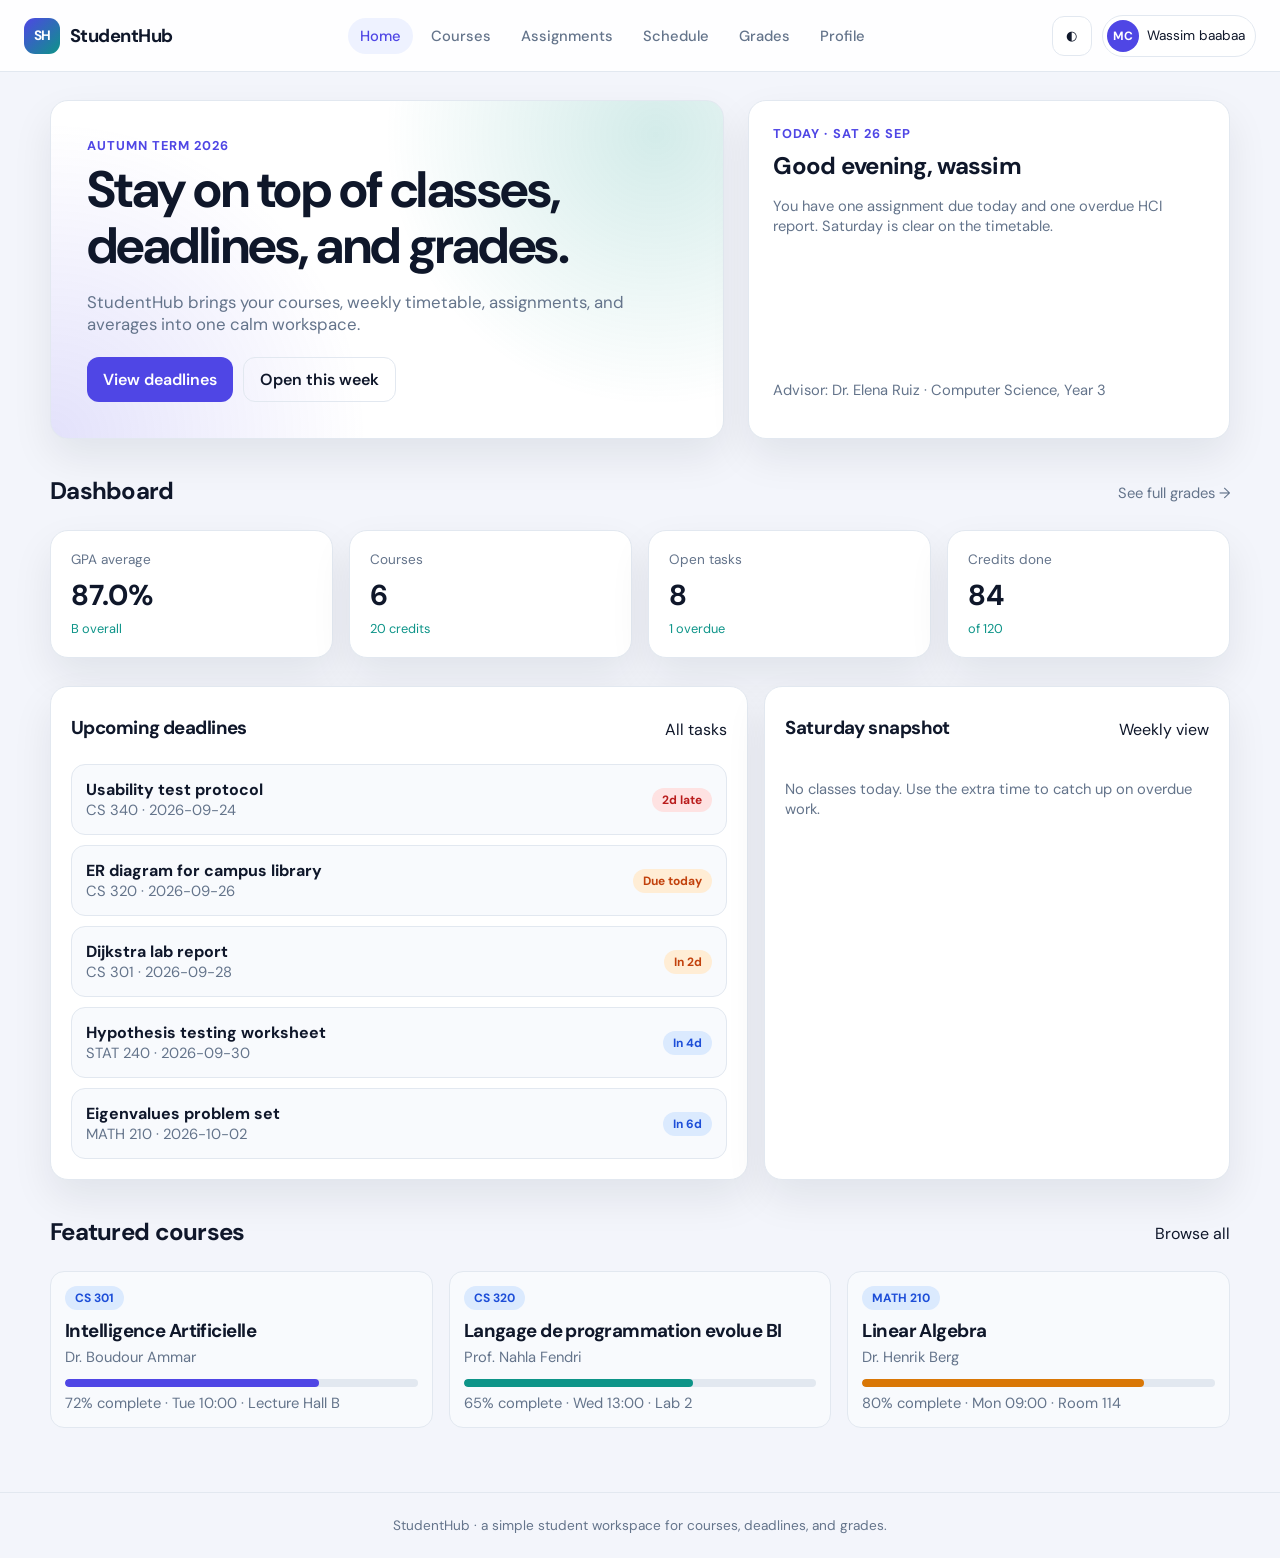
<file: index.html>
<!DOCTYPE html>
<html lang="en">
<head>
  <meta charset="UTF-8" />
  <meta name="viewport" content="width=device-width, initial-scale=1" />
  <title>StudentHub · Home</title>
  <link rel="preconnect" href="https://fonts.googleapis.com" />
  <link rel="preconnect" href="https://fonts.gstatic.com" crossorigin />
  <link href="https://fonts.googleapis.com/css2?family=DM+Sans:wght@400;500;700&display=swap" rel="stylesheet" />
  <link rel="stylesheet" href="css/style.css" />
</head>
<body>
  <header class="nav">
    <a class="brand" href="index.html"><span class="brand-mark">SH</span> StudentHub</a>
    <ul class="nav-links">
      <li><a href="index.html">Home</a></li>
      <li><a href="courses.html">Courses</a></li>
      <li><a href="assignments.html">Assignments</a></li>
      <li><a href="schedule.html">Schedule</a></li>
      <li><a href="grades.html">Grades</a></li>
      <li><a href="profile.html">Profile</a></li>
    </ul>
    <div class="nav-actions">
      <button class="icon-btn" id="theme-toggle" type="button" aria-label="Toggle theme">◐</button>
      <a class="avatar-chip" href="profile.html"><span class="avatar">MC</span><span>Wassim baabaa</span></a>
      <button class="menu-btn" type="button" aria-label="Open menu">☰</button>
    </div>
  </header>

  <main class="page">
    <section class="hero">
      <div class="hero-copy">
        <div class="kicker">Autumn term 2026</div>
        <h1>Stay on top of classes, deadlines, and grades.</h1>
        <p class="lead">StudentHub brings your courses, weekly timetable, assignments, and averages into one calm workspace.</p>
        <div class="btn-row">
          <a class="btn btn-primary" href="assignments.html">View deadlines</a>
          <a class="btn btn-ghost" href="schedule.html">Open this week</a>
        </div>
      </div>
      <aside class="card hero-card">
        <div>
          <div class="kicker">Today · Sat 26 Sep</div>
          <h2>Good evening, wassim</h2>
          <p class="meta">You have one assignment due today and one overdue HCI report. Saturday is clear on the timetable.</p>
        </div>
        <p class="meta">Advisor: Dr. Elena Ruiz · Computer Science, Year 3</p>
      </aside>
    </section>

    <section>
      <div class="panel-head">
        <h2>Dashboard</h2>
        <a class="meta" href="grades.html">See full grades →</a>
      </div>
      <div class="stat-grid" id="dashboard-stats"></div>
    </section>

    <section class="split">
      <div class="panel">
        <div class="panel-head">
          <h3>Upcoming deadlines</h3>
          <a href="assignments.html">All tasks</a>
        </div>
        <div class="list" id="upcoming-list"></div>
      </div>
      <div class="panel">
        <div class="panel-head">
          <h3>Saturday snapshot</h3>
          <a href="schedule.html">Weekly view</a>
        </div>
        <div class="list" id="today-schedule"></div>
      </div>
    </section>

    <section>
      <div class="panel-head">
        <h2>Featured courses</h2>
        <a href="courses.html">Browse all</a>
      </div>
      <div class="course-grid" id="featured-courses"></div>
    </section>
  </main>

  <footer class="footer">StudentHub · a simple student workspace for courses, deadlines, and grades.</footer>
  <script src="js/data.js"></script>
  <script src="js/app.js"></script>
</body>
</html>
</file>
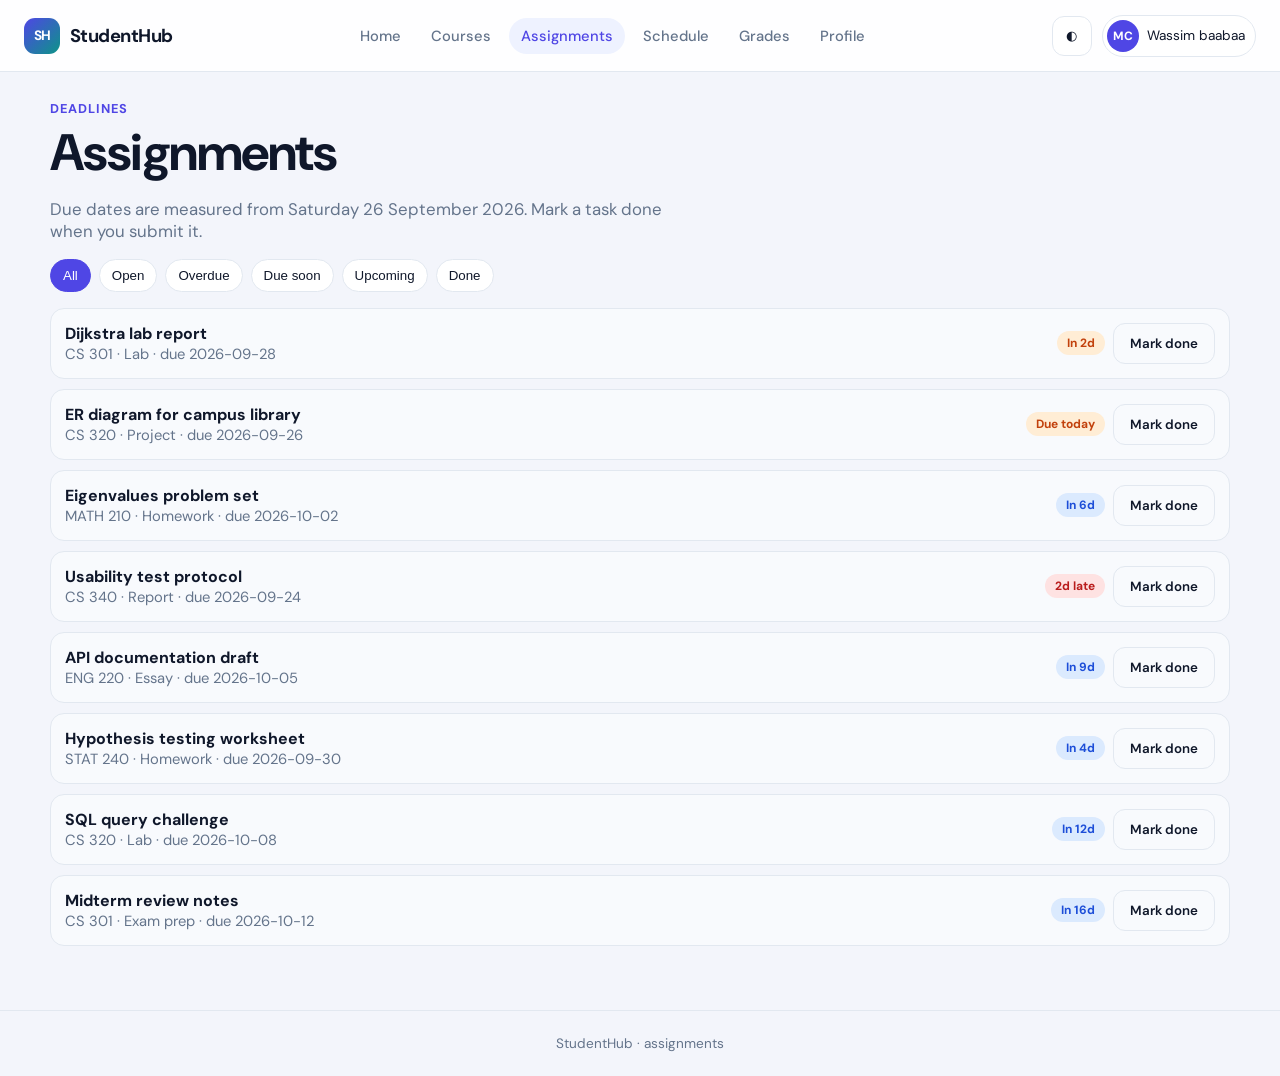
<file: assignments.html>
<!DOCTYPE html>
<html lang="en">
<head>
  <meta charset="UTF-8" />
  <meta name="viewport" content="width=device-width, initial-scale=1" />
  <title>StudentHub · Assignments</title>
  <link rel="preconnect" href="https://fonts.googleapis.com" />
  <link rel="preconnect" href="https://fonts.gstatic.com" crossorigin />
  <link href="https://fonts.googleapis.com/css2?family=DM+Sans:wght@400;500;700&display=swap" rel="stylesheet" />
  <link rel="stylesheet" href="css/style.css" />
</head>
<body>
  <header class="nav">
    <a class="brand" href="index.html"><span class="brand-mark">SH</span> StudentHub</a>
    <ul class="nav-links">
      <li><a href="index.html">Home</a></li>
      <li><a href="courses.html">Courses</a></li>
      <li><a href="assignments.html">Assignments</a></li>
      <li><a href="schedule.html">Schedule</a></li>
      <li><a href="grades.html">Grades</a></li>
      <li><a href="profile.html">Profile</a></li>
    </ul>
    <div class="nav-actions">
      <button class="icon-btn" id="theme-toggle" type="button" aria-label="Toggle theme">◐</button>
      <a class="avatar-chip" href="profile.html"><span class="avatar">MC</span><span>Wassim baabaa</span></a>
      <button class="menu-btn" type="button" aria-label="Open menu">☰</button>
    </div>
  </header>

  <main class="page">
    <div class="kicker">Deadlines</div>
    <h1>Assignments</h1>
    <p class="lead">Due dates are measured from Saturday 26 September 2026. Mark a task done when you submit it.</p>
    <div class="filter-row">
      <button type="button" class="active" data-filter="all">All</button>
      <button type="button" data-filter="open">Open</button>
      <button type="button" data-filter="overdue">Overdue</button>
      <button type="button" data-filter="due-soon">Due soon</button>
      <button type="button" data-filter="upcoming">Upcoming</button>
      <button type="button" data-filter="done">Done</button>
    </div>
    <div class="list" id="assignment-list"></div>
  </main>

  <footer class="footer">StudentHub · assignments</footer>
  <script src="js/data.js"></script>
  <script src="js/app.js"></script>
</body>
</html>
</file>
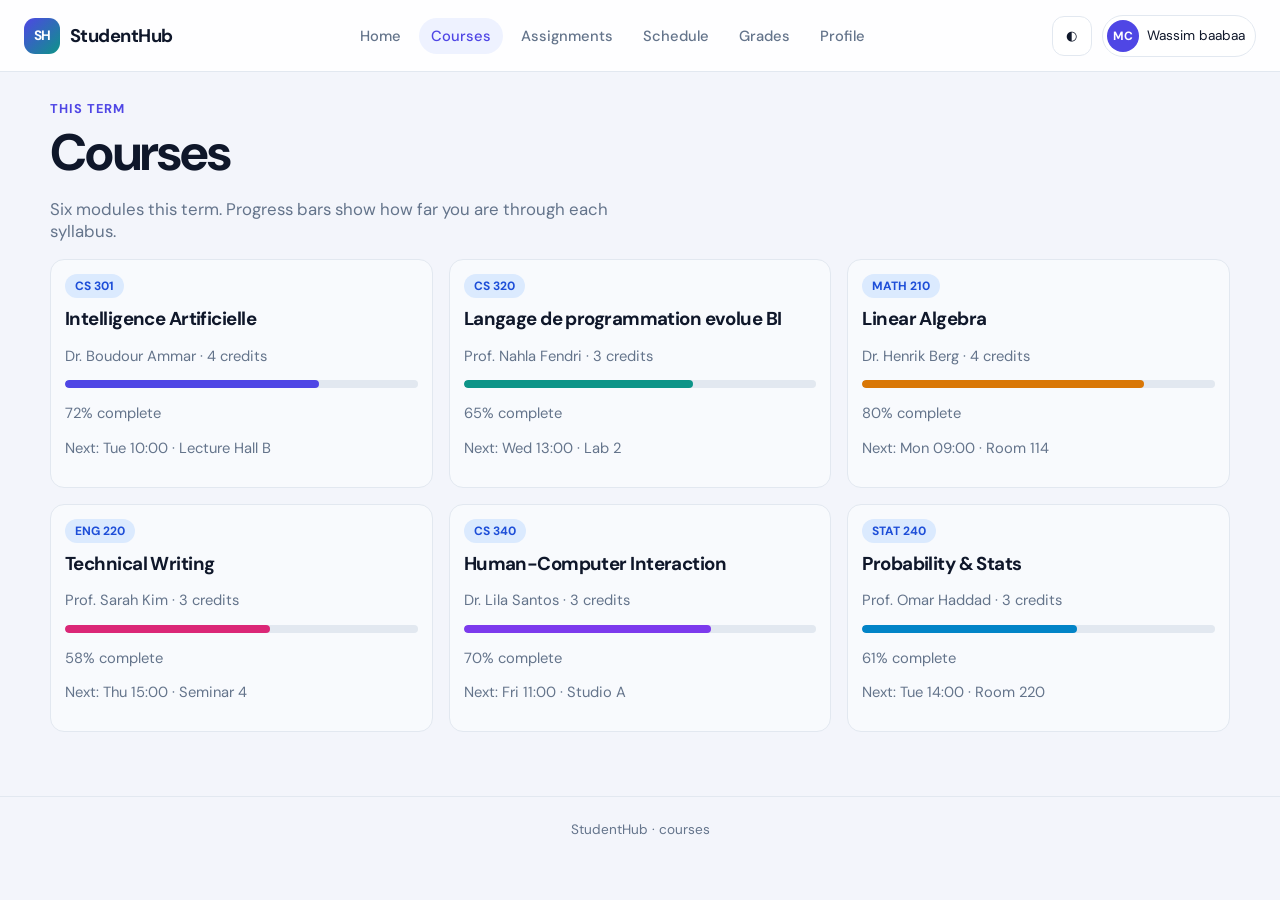
<file: courses.html>
<!DOCTYPE html>
<html lang="en">
<head>
  <meta charset="UTF-8" />
  <meta name="viewport" content="width=device-width, initial-scale=1" />
  <title>StudentHub · Courses</title>
  <link rel="preconnect" href="https://fonts.googleapis.com" />
  <link rel="preconnect" href="https://fonts.gstatic.com" crossorigin />
  <link href="https://fonts.googleapis.com/css2?family=DM+Sans:wght@400;500;700&display=swap" rel="stylesheet" />
  <link rel="stylesheet" href="css/style.css" />
</head>
<body>
  <header class="nav">
    <a class="brand" href="index.html"><span class="brand-mark">SH</span> StudentHub</a>
    <ul class="nav-links">
      <li><a href="index.html">Home</a></li>
      <li><a href="courses.html">Courses</a></li>
      <li><a href="assignments.html">Assignments</a></li>
      <li><a href="schedule.html">Schedule</a></li>
      <li><a href="grades.html">Grades</a></li>
      <li><a href="profile.html">Profile</a></li>
    </ul>
    <div class="nav-actions">
      <button class="icon-btn" id="theme-toggle" type="button" aria-label="Toggle theme">◐</button>
      <a class="avatar-chip" href="profile.html"><span class="avatar">MC</span><span>Wassim baabaa</span></a>
      <button class="menu-btn" type="button" aria-label="Open menu">☰</button>
    </div>
  </header>

  <main class="page">
    <div class="kicker">This term</div>
    <h1>Courses</h1>
    <p class="lead">Six modules this term. Progress bars show how far you are through each syllabus.</p>
    <div class="course-grid" id="course-grid"></div>
  </main>

  <footer class="footer">StudentHub · courses</footer>
  <script src="js/data.js"></script>
  <script src="js/app.js"></script>
</body>
</html>
</file>
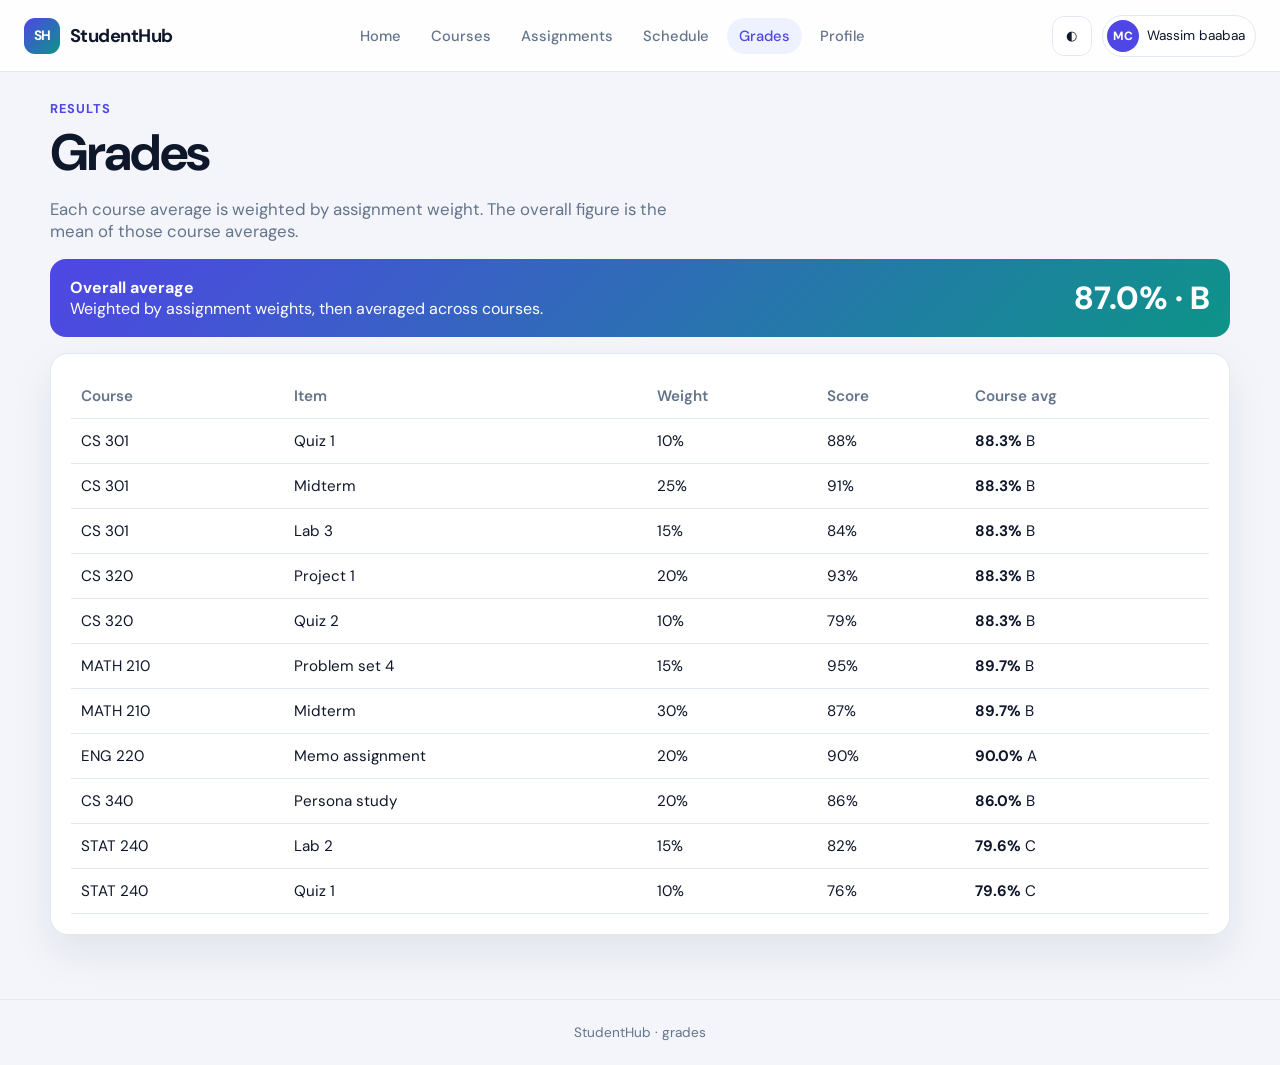
<file: grades.html>
<!DOCTYPE html>
<html lang="en">
<head>
  <meta charset="UTF-8" />
  <meta name="viewport" content="width=device-width, initial-scale=1" />
  <title>StudentHub · Grades</title>
  <link rel="preconnect" href="https://fonts.googleapis.com" />
  <link rel="preconnect" href="https://fonts.gstatic.com" crossorigin />
  <link href="https://fonts.googleapis.com/css2?family=DM+Sans:wght@400;500;700&display=swap" rel="stylesheet" />
  <link rel="stylesheet" href="css/style.css" />
</head>
<body>
  <header class="nav">
    <a class="brand" href="index.html"><span class="brand-mark">SH</span> StudentHub</a>
    <ul class="nav-links">
      <li><a href="index.html">Home</a></li>
      <li><a href="courses.html">Courses</a></li>
      <li><a href="assignments.html">Assignments</a></li>
      <li><a href="schedule.html">Schedule</a></li>
      <li><a href="grades.html">Grades</a></li>
      <li><a href="profile.html">Profile</a></li>
    </ul>
    <div class="nav-actions">
      <button class="icon-btn" id="theme-toggle" type="button" aria-label="Toggle theme">◐</button>
      <a class="avatar-chip" href="profile.html"><span class="avatar">MC</span><span>Wassim baabaa</span></a>
      <button class="menu-btn" type="button" aria-label="Open menu">☰</button>
    </div>
  </header>

  <main class="page">
    <div class="kicker">Results</div>
    <h1>Grades</h1>
    <p class="lead">Each course average is weighted by assignment weight. The overall figure is the mean of those course averages.</p>
    <div class="avg-banner" id="grade-average"></div>
    <div class="panel table-wrap">
      <table id="grades-table"></table>
    </div>
  </main>

  <footer class="footer">StudentHub · grades</footer>
  <script src="js/data.js"></script>
  <script src="js/app.js"></script>
</body>
</html>
</file>
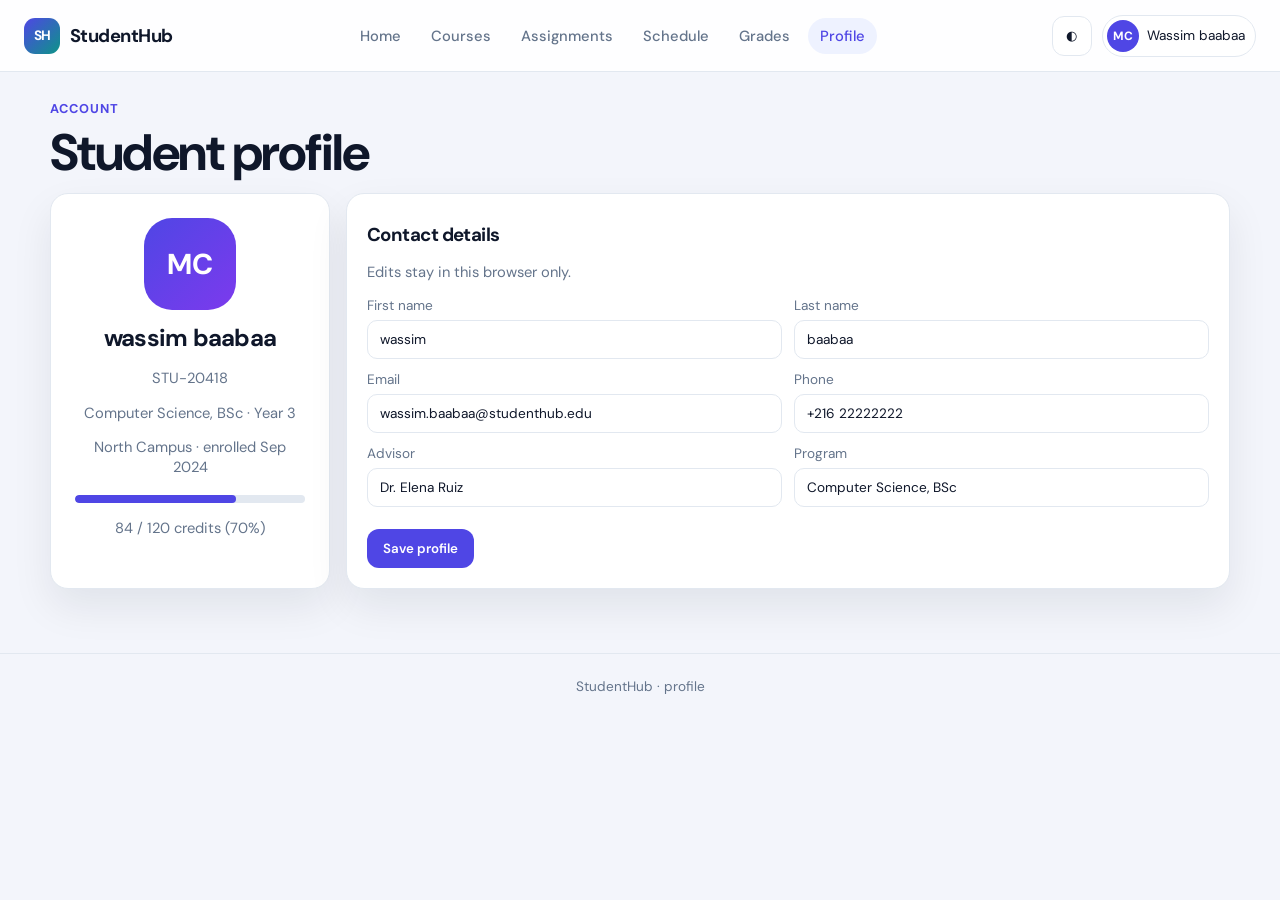
<file: profile.html>
<!DOCTYPE html>
<html lang="en">
<head>
  <meta charset="UTF-8" />
  <meta name="viewport" content="width=device-width, initial-scale=1" />
  <title>StudentHub · Profile</title>
  <link rel="preconnect" href="https://fonts.googleapis.com" />
  <link rel="preconnect" href="https://fonts.gstatic.com" crossorigin />
  <link href="https://fonts.googleapis.com/css2?family=DM+Sans:wght@400;500;700&display=swap" rel="stylesheet" />
  <link rel="stylesheet" href="css/style.css" />
</head>
<body>
  <header class="nav">
    <a class="brand" href="index.html"><span class="brand-mark">SH</span> StudentHub</a>
    <ul class="nav-links">
      <li><a href="index.html">Home</a></li>
      <li><a href="courses.html">Courses</a></li>
      <li><a href="assignments.html">Assignments</a></li>
      <li><a href="schedule.html">Schedule</a></li>
      <li><a href="grades.html">Grades</a></li>
      <li><a href="profile.html">Profile</a></li>
    </ul>
    <div class="nav-actions">
      <button class="icon-btn" id="theme-toggle" type="button" aria-label="Toggle theme">◐</button>
      <a class="avatar-chip" href="profile.html"><span class="avatar">MC</span><span>Wassim baabaa</span></a>
      <button class="menu-btn" type="button" aria-label="Open menu">☰</button>
    </div>
  </header>

  <main class="page">
    <div class="kicker">Account</div>
    <h1>Student profile</h1>
    <div class="profile-grid">
      <aside class="card profile-card">
        <div class="big-avatar">MC</div>
        <h2 id="profile-name">wassim baabaa</h2>
        <p class="meta" id="profile-id">STU-20418</p>
        <p class="meta">Computer Science, BSc · Year 3</p>
        <p class="meta">North Campus · enrolled Sep 2024</p>
        <div class="bar" style="margin-top:18px"><span id="credit-bar" style="width:70%;background:#4f46e5"></span></div>
        <p class="meta" id="credit-text"></p>
      </aside>
      <section class="panel">
        <h3>Contact details</h3>
        <p class="meta">Edits stay in this browser only.</p>
        <form id="profile-form">
          <div class="form-grid">
            <label>First name <input name="firstName" required /></label>
            <label>Last name <input name="lastName" required /></label>
            <label>Email <input name="email" type="email" required /></label>
            <label>Phone <input name="phone" /></label>
            <label>Advisor <input name="advisor" /></label>
            <label>Program <input value="Computer Science, BSc" disabled /></label>
          </div>
          <div class="btn-row">
            <button class="btn btn-primary" type="submit">Save profile</button>
            <p class="meta save-msg"></p>
          </div>
        </form>
      </section>
    </div>
  </main>

  <footer class="footer">StudentHub · profile</footer>
  <script src="js/data.js"></script>
  <script src="js/app.js"></script>
</body>
</html>
</file>
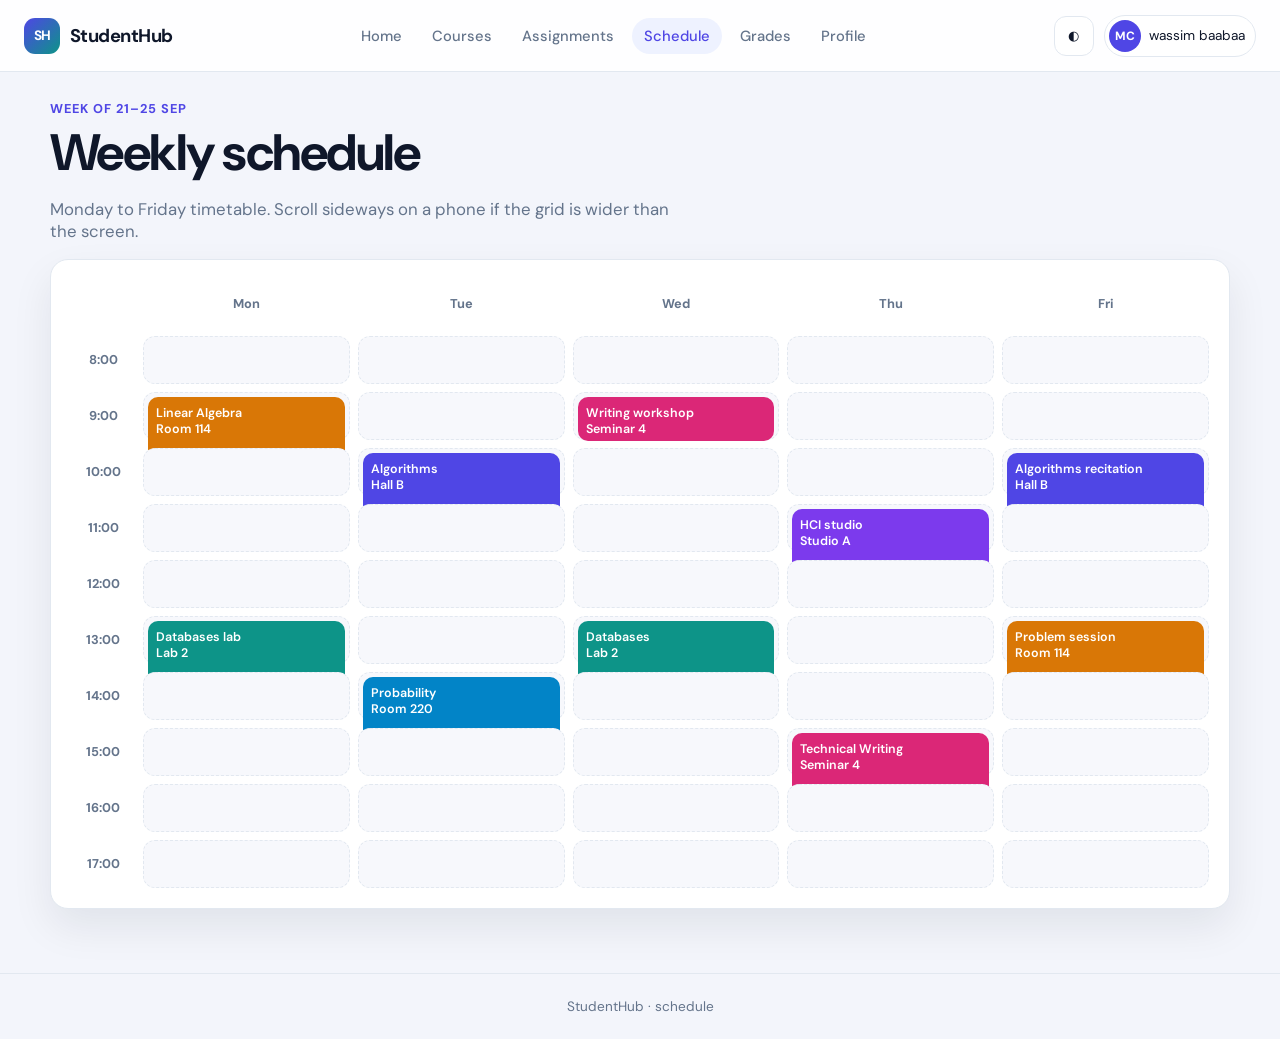
<file: schedule.html>
<!DOCTYPE html>
<html lang="en">
<head>
  <meta charset="UTF-8" />
  <meta name="viewport" content="width=device-width, initial-scale=1" />
  <title>StudentHub · Schedule</title>
  <link rel="preconnect" href="https://fonts.googleapis.com" />
  <link rel="preconnect" href="https://fonts.gstatic.com" crossorigin />
  <link href="https://fonts.googleapis.com/css2?family=DM+Sans:wght@400;500;700&display=swap" rel="stylesheet" />
  <link rel="stylesheet" href="css/style.css" />
</head>
<body>
  <header class="nav">
    <a class="brand" href="index.html"><span class="brand-mark">SH</span> StudentHub</a>
    <ul class="nav-links">
      <li><a href="index.html">Home</a></li>
      <li><a href="courses.html">Courses</a></li>
      <li><a href="assignments.html">Assignments</a></li>
      <li><a href="schedule.html">Schedule</a></li>
      <li><a href="grades.html">Grades</a></li>
      <li><a href="profile.html">Profile</a></li>
    </ul>
    <div class="nav-actions">
      <button class="icon-btn" id="theme-toggle" type="button" aria-label="Toggle theme">◐</button>
      <a class="avatar-chip" href="profile.html"><span class="avatar">MC</span><span>wassim baabaa</span></a>
      <button class="menu-btn" type="button" aria-label="Open menu">☰</button>
    </div>
  </header>

  <main class="page">
    <div class="kicker">Week of 21–25 Sep</div>
    <h1>Weekly schedule</h1>
    <p class="lead">Monday to Friday timetable. Scroll sideways on a phone if the grid is wider than the screen.</p>
    <div class="panel">
      <div class="schedule" id="week-grid"></div>
    </div>
  </main>

  <footer class="footer">StudentHub · schedule</footer>
  <script src="js/data.js"></script>
  <script src="js/app.js"></script>
</body>
</html>
</file>
<file: css/style.css>
:root {
  --bg: #f3f5fb;
  --bg-elevated: #ffffff;
  --text: #0f172a;
  --muted: #64748b;
  --line: #e2e8f0;
  --primary: #4f46e5;
  --primary-soft: #eef2ff;
  --accent: #0d9488;
  --danger: #dc2626;
  --warning: #d97706;
  --success: #059669;
  --shadow: 0 18px 40px rgba(15, 23, 42, 0.08);
  --radius: 18px;
  --nav-h: 72px;
}

[data-theme="dark"] {
  --bg: #0b1220;
  --bg-elevated: #121a2b;
  --text: #f1f5f9;
  --muted: #94a3b8;
  --line: #1e293b;
  --primary-soft: rgba(79, 70, 229, 0.18);
  --shadow: 0 18px 40px rgba(0, 0, 0, 0.28);
}

*,
*::before,
*::after {
  box-sizing: border-box;
}

html {
  scroll-behavior: smooth;
}

body {
  margin: 0;
  font-family: "DM Sans", "Segoe UI", sans-serif;
  background: var(--bg);
  color: var(--text);
  min-height: 100vh;
}

a {
  color: inherit;
  text-decoration: none;
}

img {
  max-width: 100%;
}

.nav {
  position: sticky;
  top: 0;
  z-index: 40;
  height: var(--nav-h);
  display: flex;
  align-items: center;
  justify-content: space-between;
  gap: 16px;
  padding: 0 24px;
  background: color-mix(in srgb, var(--bg-elevated) 88%, transparent);
  backdrop-filter: blur(16px);
  border-bottom: 1px solid var(--line);
}

.brand {
  display: flex;
  align-items: center;
  gap: 10px;
  font-weight: 700;
  letter-spacing: -0.03em;
  font-size: 1.15rem;
}

.brand-mark {
  width: 36px;
  height: 36px;
  border-radius: 11px;
  display: grid;
  place-items: center;
  color: #fff;
  background: linear-gradient(135deg, #4f46e5, #0d9488);
  font-size: 0.85rem;
}

.nav-links {
  display: flex;
  gap: 6px;
  list-style: none;
  margin: 0;
  padding: 0;
}

.nav-links a {
  display: block;
  padding: 8px 12px;
  border-radius: 999px;
  color: var(--muted);
  font-size: 0.92rem;
  font-weight: 500;
}

.nav-links a:hover,
.nav-links a.active {
  background: var(--primary-soft);
  color: var(--primary);
}

.nav-actions {
  display: flex;
  align-items: center;
  gap: 10px;
}

.icon-btn,
.menu-btn {
  border: 1px solid var(--line);
  background: var(--bg-elevated);
  color: var(--text);
  width: 40px;
  height: 40px;
  border-radius: 12px;
  cursor: pointer;
}

.menu-btn {
  display: none;
}

.avatar-chip {
  display: flex;
  align-items: center;
  gap: 8px;
  padding: 4px 10px 4px 4px;
  border-radius: 999px;
  border: 1px solid var(--line);
  background: var(--bg-elevated);
  font-size: 0.85rem;
}

.avatar {
  width: 32px;
  height: 32px;
  border-radius: 50%;
  display: grid;
  place-items: center;
  background: #4f46e5;
  color: #fff;
  font-weight: 700;
  font-size: 0.75rem;
}

.page {
  width: min(1180px, calc(100% - 32px));
  margin: 28px auto 64px;
}

.hero {
  display: grid;
  grid-template-columns: 1.4fr 1fr;
  gap: 24px;
  align-items: stretch;
  margin-bottom: 28px;
}

.hero-copy,
.card,
.panel {
  background: var(--bg-elevated);
  border: 1px solid var(--line);
  border-radius: var(--radius);
  box-shadow: var(--shadow);
}

.hero-copy {
  padding: 36px;
  background:
    radial-gradient(circle at 90% 10%, rgba(13, 148, 136, 0.18), transparent 40%),
    radial-gradient(circle at 0% 100%, rgba(79, 70, 229, 0.16), transparent 42%),
    var(--bg-elevated);
}

.kicker {
  color: var(--primary);
  font-weight: 700;
  font-size: 0.8rem;
  letter-spacing: 0.08em;
  text-transform: uppercase;
}

h1,
h2,
h3 {
  letter-spacing: -0.03em;
  margin: 8px 0 12px;
}

h1 {
  font-size: clamp(2rem, 4vw, 3.2rem);
  line-height: 1.1;
}

.lead {
  color: var(--muted);
  font-size: 1.05rem;
  max-width: 52ch;
}

.btn-row {
  display: flex;
  flex-wrap: wrap;
  gap: 10px;
  margin-top: 22px;
}

.btn {
  display: inline-flex;
  align-items: center;
  justify-content: center;
  gap: 8px;
  border: 0;
  border-radius: 12px;
  padding: 11px 16px;
  font-weight: 600;
  cursor: pointer;
  font-family: inherit;
}

.btn-primary {
  background: var(--primary);
  color: #fff;
}

.btn-ghost {
  background: transparent;
  color: var(--text);
  border: 1px solid var(--line);
}

.hero-card {
  padding: 24px;
  display: flex;
  flex-direction: column;
  justify-content: space-between;
}

.stat-grid {
  display: grid;
  grid-template-columns: repeat(4, 1fr);
  gap: 16px;
  margin-bottom: 28px;
}

.stat {
  padding: 20px;
}

.stat .label {
  color: var(--muted);
  font-size: 0.85rem;
}

.stat .value {
  font-size: 1.8rem;
  font-weight: 700;
  margin-top: 8px;
}

.stat .hint {
  color: var(--accent);
  font-size: 0.8rem;
  margin-top: 6px;
}

.split {
  display: grid;
  grid-template-columns: 1.2fr 0.8fr;
  gap: 16px;
  margin-bottom: 28px;
}

.panel {
  padding: 20px;
}

.panel-head {
  display: flex;
  justify-content: space-between;
  align-items: center;
  gap: 12px;
  margin-bottom: 12px;
}

.list {
  display: grid;
  gap: 10px;
}

.list-item,
.course-card,
.grade-row {
  border: 1px solid var(--line);
  border-radius: 14px;
  padding: 14px;
  background: color-mix(in srgb, var(--bg) 55%, var(--bg-elevated));
}

.list-item {
  display: grid;
  grid-template-columns: 1fr auto;
  gap: 8px;
  align-items: center;
}

.badge {
  display: inline-flex;
  align-items: center;
  border-radius: 999px;
  padding: 4px 10px;
  font-size: 0.75rem;
  font-weight: 700;
}

.badge.overdue {
  background: #fee2e2;
  color: #b91c1c;
}

.badge.due-soon,
.badge.in-progress {
  background: #ffedd5;
  color: #c2410c;
}

.badge.upcoming {
  background: #dbeafe;
  color: #1d4ed8;
}

.badge.done {
  background: #d1fae5;
  color: #047857;
}

.course-grid {
  display: grid;
  grid-template-columns: repeat(3, 1fr);
  gap: 16px;
}

.course-card h3 {
  margin: 8px 0 4px;
}

.bar {
  height: 8px;
  background: var(--line);
  border-radius: 999px;
  overflow: hidden;
  margin: 12px 0 6px;
}

.bar > span {
  display: block;
  height: 100%;
  border-radius: inherit;
}

.table-wrap {
  overflow-x: auto;
}

table {
  width: 100%;
  border-collapse: collapse;
}

th,
td {
  text-align: left;
  padding: 12px 10px;
  border-bottom: 1px solid var(--line);
  font-size: 0.95rem;
}

th {
  color: var(--muted);
  font-weight: 600;
}

.schedule {
  display: grid;
  grid-template-columns: 64px repeat(5, 1fr);
  gap: 8px;
}

.slot,
.day-head,
.time-label {
  min-height: 48px;
  border-radius: 12px;
}

.day-head,
.time-label {
  display: grid;
  place-items: center;
  font-size: 0.8rem;
  color: var(--muted);
  font-weight: 700;
}

.slot {
  background: color-mix(in srgb, var(--bg) 70%, var(--bg-elevated));
  border: 1px dashed var(--line);
  position: relative;
}

.event {
  position: absolute;
  inset: 4px;
  border-radius: 10px;
  padding: 8px;
  color: #fff;
  font-size: 0.78rem;
  font-weight: 600;
  overflow: hidden;
}

.profile-grid {
  display: grid;
  grid-template-columns: 280px 1fr;
  gap: 16px;
}

.profile-card {
  padding: 24px;
  text-align: center;
}

.big-avatar {
  width: 92px;
  height: 92px;
  margin: 0 auto 12px;
  border-radius: 28px;
  display: grid;
  place-items: center;
  background: linear-gradient(135deg, #4f46e5, #7c3aed);
  color: #fff;
  font-size: 1.8rem;
  font-weight: 700;
}

.meta {
  color: var(--muted);
  font-size: 0.92rem;
}

.form-grid {
  display: grid;
  grid-template-columns: 1fr 1fr;
  gap: 12px;
}

label {
  display: grid;
  gap: 6px;
  font-size: 0.85rem;
  color: var(--muted);
}

input,
select {
  border: 1px solid var(--line);
  background: var(--bg-elevated);
  color: var(--text);
  border-radius: 10px;
  padding: 10px 12px;
  font: inherit;
}

.footer {
  border-top: 1px solid var(--line);
  padding: 24px;
  text-align: center;
  color: var(--muted);
  font-size: 0.85rem;
}

.filter-row {
  display: flex;
  flex-wrap: wrap;
  gap: 8px;
  margin-bottom: 16px;
}

.filter-row button {
  border: 1px solid var(--line);
  background: var(--bg-elevated);
  color: var(--text);
  border-radius: 999px;
  padding: 8px 12px;
  cursor: pointer;
  white-space: nowrap;
  position: relative;
}

.filter-row button.active {
  background: var(--primary);
  color: #fff;
  border-color: var(--primary);
}

.avg-banner {
  display: flex;
  justify-content: space-between;
  align-items: center;
  gap: 12px;
  padding: 18px 20px;
  margin-bottom: 16px;
  border-radius: 16px;
  background: linear-gradient(135deg, #4f46e5, #0d9488);
  color: #fff;
}

@media (max-width: 980px) {
  .hero,
  .split,
  .stat-grid,
  .course-grid,
  .profile-grid {
    grid-template-columns: 1fr;
  }

  .nav-links {
    display: none;
    position: absolute;
    top: var(--nav-h);
    left: 0;
    right: 0;
    flex-direction: column;
    padding: 12px;
    background: var(--bg-elevated);
    border-bottom: 1px solid var(--line);
  }

  .nav-links.open {
    display: flex;
  }

  .menu-btn {
    display: inline-flex;
    align-items: center;
    justify-content: center;
  }

  .avatar-chip span {
    display: none;
  }

  .schedule {
    grid-template-columns: 48px repeat(5, minmax(90px, 1fr));
    overflow-x: auto;
  }

  .form-grid {
    grid-template-columns: 1fr;
  }
}
</file>
